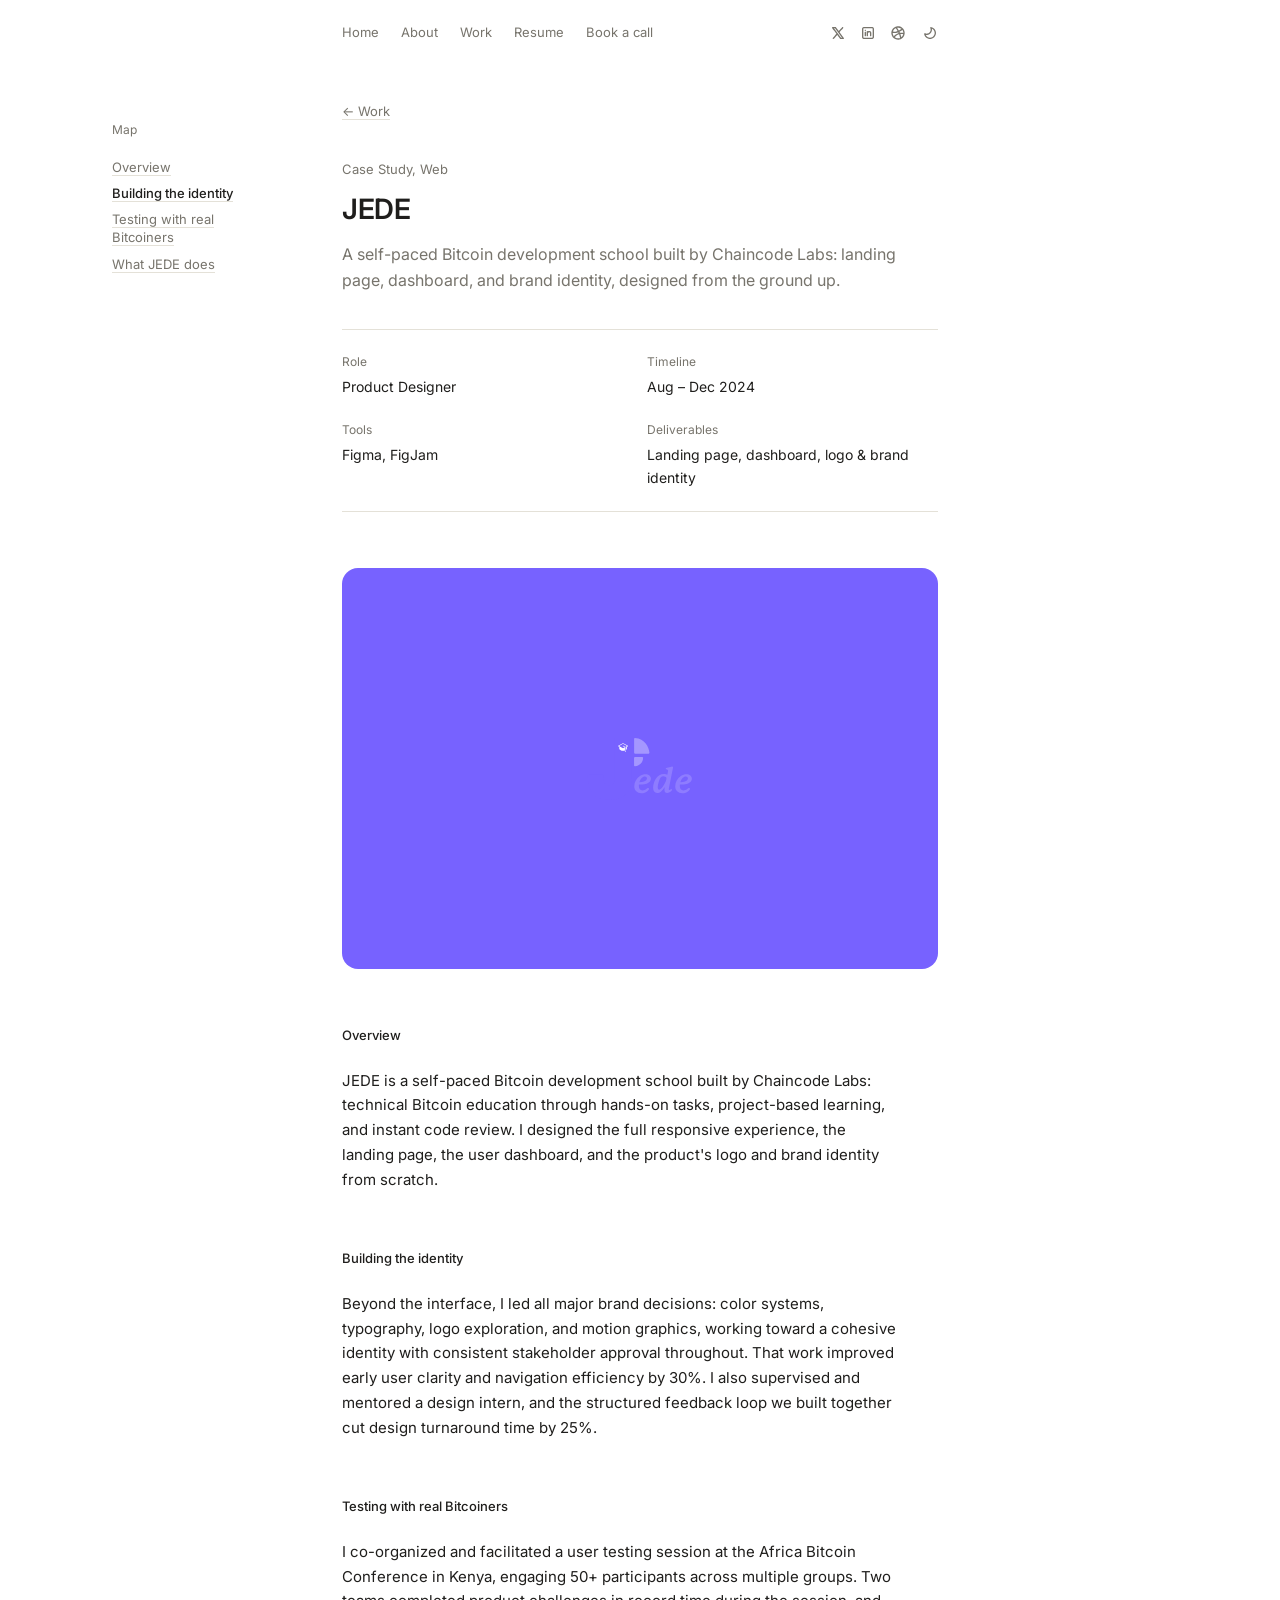
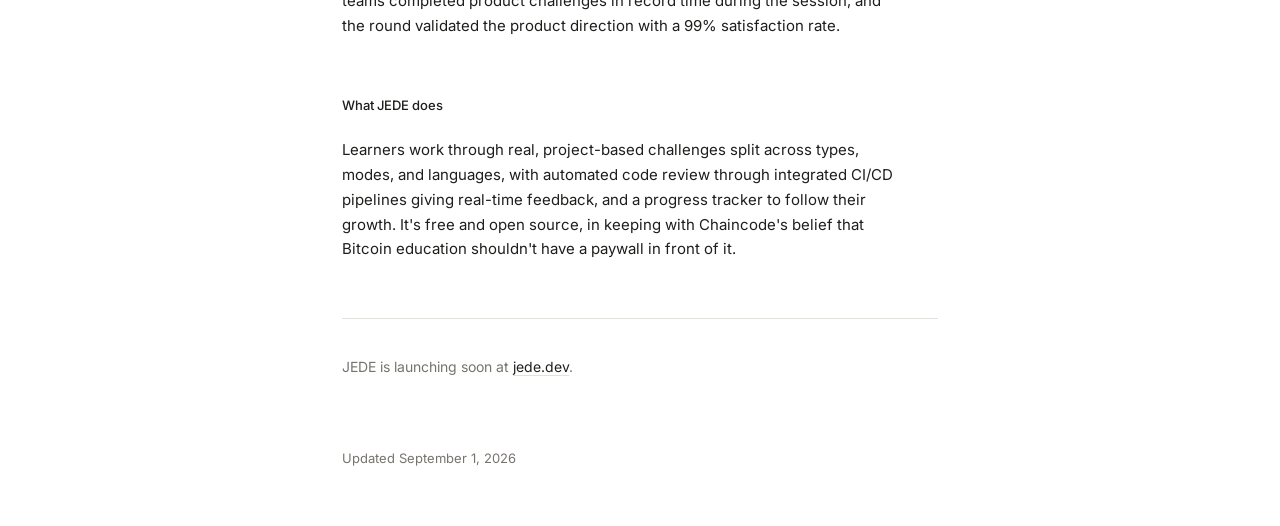
<file: work/jede.html>
<!DOCTYPE html>
<html lang="en">
<head>
<meta charset="UTF-8">
<meta name="viewport" content="width=device-width, initial-scale=1.0">
<title>JEDE Case Study | Oladimeji Bamidele</title>
<meta name="description" content="Designing JEDE, a self-paced Bitcoin development LMS built by Chaincode Labs, from landing page to logo and brand identity.">
<link rel="icon" type="image/png" sizes="32x32" href="../assets/favicon-32.png">
<link rel="icon" type="image/png" sizes="16x16" href="../assets/favicon-16.png">
<link rel="apple-touch-icon" sizes="180x180" href="../assets/apple-touch-icon.png">
<link rel="preconnect" href="https://fonts.googleapis.com">
<link rel="preconnect" href="https://fonts.gstatic.com" crossorigin>
<link href="https://fonts.googleapis.com/css2?family=Inter:opsz,wght@14..32,400..700&display=swap" rel="stylesheet">
<link rel="stylesheet" href="../style.css">
</head>
<body>

<header class="site-nav">
  <div class="nav-top">
  <button class="nav-hamburger" id="navToggle" aria-label="Open menu" aria-expanded="false"></button>
  <div class="nav-social">
    <a href="https://x.com/thetimileyin" target="_blank" rel="noopener" aria-label="X (Twitter)">
      <svg width="16" height="16" viewBox="0 0 24 24" fill="none" xmlns="http://www.w3.org/2000/svg"><path fill-rule="evenodd" clip-rule="evenodd" d="M3.66701 3.06386C3.31301 3.17386 3.00001 3.59886 3.00001 3.96886C3.00001 4.33586 2.96901 4.29086 6.33301 8.77886L9.60301 13.1409C9.62201 13.1659 8.52301 14.4529 6.88101 16.3309C3.85601 19.7889 3.96501 19.6459 4.01201 20.1069C4.04127 20.3667 4.17112 20.6047 4.37374 20.7699C4.57635 20.9352 4.83563 21.0145 5.09601 20.9909C5.51201 20.9439 5.45001 21.0059 8.24201 17.8149C10.159 15.6239 10.862 14.8459 10.895 14.8779C10.92 14.9029 11.93 16.2399 13.14 17.8509C15.191 20.5799 15.354 20.7849 15.539 20.8789L15.738 20.9799H20.262L20.461 20.8779C20.6555 20.7761 20.8104 20.6123 20.9011 20.4125C20.9919 20.2127 21.0133 19.9882 20.962 19.7749C20.916 19.5669 20.668 19.2239 17.67 15.2249C16.5798 13.7689 15.4888 12.3136 14.397 10.8589C14.378 10.8339 15.476 9.54686 17.118 7.66986C20.021 4.35186 20 4.37886 20 3.99986C20 3.43186 19.465 2.94786 18.91 3.01386C18.479 3.06486 18.557 2.98686 15.758 6.18486C13.841 8.37586 13.138 9.15386 13.105 9.12186C12.3519 8.13447 11.6036 7.14346 10.86 6.14886C8.81001 3.42086 8.64601 3.21486 8.46101 3.12086L8.26201 3.01986L6.06101 3.01186C4.20101 3.00486 3.83001 3.01386 3.66701 3.06386ZM12.75 11.9999L18 18.9999H16.5L11.25 11.9999L6.00001 4.99986H7.50001L12.75 11.9999Z" fill="currentColor"/></svg>
    </a>
    <a href="https://www.linkedin.com/in/oladimeji-bamidele/" target="_blank" rel="noopener" aria-label="LinkedIn">
      <svg width="16" height="16" viewBox="0 0 24 24" fill="none" xmlns="http://www.w3.org/2000/svg"><path fill-rule="evenodd" clip-rule="evenodd" d="M5.49853 3.0431C4.94149 3.14182 4.423 3.39391 4.00134 3.77106C3.57967 4.14821 3.27153 4.63547 3.11153 5.1781L3.01953 5.5001V18.5001L3.11153 18.8221C3.25795 19.3106 3.52337 19.7551 3.88396 20.1157C4.24456 20.4763 4.68904 20.7417 5.17753 20.8881L5.49953 20.9801H18.4995L18.8215 20.8881C18.9985 20.8371 19.2685 20.7261 19.4215 20.6411C20.1282 20.2485 20.654 19.596 20.8875 18.8221L20.9795 18.5001V5.5001L20.8875 5.1781C20.6125 4.2171 19.8355 3.4301 18.8605 3.1211L18.5395 3.0201L12.1195 3.0141C8.58853 3.0111 5.60853 3.0241 5.49853 3.0431ZM18.3295 5.0571C18.5505 5.1361 18.7435 5.2981 18.8685 5.5111L18.9795 5.7001V18.3001L18.8685 18.4891C18.7473 18.6987 18.5566 18.8593 18.3295 18.9431C18.1075 19.0221 5.89153 19.0221 5.66953 18.9431C5.44242 18.8593 5.25176 18.6987 5.13053 18.4891L5.01953 18.3001V5.7001L5.13053 5.5111C5.25553 5.2981 5.44853 5.1361 5.66953 5.0571C5.89153 4.9781 18.1075 4.9781 18.3295 5.0571ZM7.67253 7.0631C7.30953 7.1751 6.99953 7.6061 6.99953 8.0001C6.99953 8.4151 7.30953 8.8281 7.70853 8.9441C7.86571 8.99383 8.03284 9.0034 8.19467 8.97192C8.35649 8.94045 8.50786 8.86895 8.63494 8.76394C8.76203 8.65893 8.86079 8.52376 8.9222 8.37077C8.98362 8.21778 9.00574 8.05184 8.98653 7.8881C8.96715 7.70084 8.89408 7.52316 8.7761 7.37644C8.65813 7.22973 8.50027 7.12022 8.32153 7.0611C8.11153 6.9871 7.91953 6.9871 7.67253 7.0631ZM12.9025 9.0001C12.6285 9.0491 12.3425 9.1461 12.0565 9.2851L11.8135 9.4041L11.6575 9.2611C11.4717 9.10612 11.2411 9.01466 10.9995 9.0001C10.7635 9.0001 10.4855 9.1211 10.3055 9.3001C9.98553 9.6211 9.99953 9.4471 9.99953 13.0001C9.99953 16.5531 9.98553 16.3791 10.3055 16.7001C10.4855 16.8791 10.7635 17.0001 10.9995 17.0001C11.2365 17.0001 11.5135 16.8801 11.6965 16.6971C12.0005 16.3921 11.9995 16.4031 11.9995 14.0701V12.0341L12.1425 11.8191C12.3255 11.5431 12.7295 11.1691 12.9495 11.0721C13.6305 10.7701 14.5945 11.0371 14.9105 11.6141C14.9725 11.7281 14.9815 11.9611 14.9995 14.0001C15.0215 16.5331 15.0075 16.4131 15.3205 16.7171C15.4895 16.8801 15.7765 17.0001 15.9995 17.0001C16.2365 17.0001 16.5135 16.8801 16.6965 16.6971C17.0015 16.3911 16.9995 16.4121 16.9995 13.9961C16.9995 12.7081 16.9825 11.7651 16.9565 11.5761C16.7895 10.3791 15.8675 9.4211 14.5455 9.0741C14.1815 8.9791 13.2545 8.9371 12.9025 9.0001ZM7.67253 10.0631C7.42853 10.1381 7.14953 10.4141 7.06353 10.6661C7.00753 10.8311 6.99953 11.1781 6.99953 13.5001C6.99953 16.4941 6.98853 16.3831 7.30553 16.7001C7.48553 16.8791 7.76353 17.0001 7.99953 17.0001C8.23653 17.0001 8.51353 16.8801 8.69653 16.6971C9.00753 16.3861 8.99953 16.4681 8.99953 13.5001C8.99953 10.5321 9.00753 10.6141 8.69653 10.3031C8.41753 10.0241 8.06653 9.9421 7.67253 10.0631Z" fill="currentColor"/></svg>
    </a>
    <a href="https://dribbble.com/thetimileyin" target="_blank" rel="noopener" aria-label="Dribbble">
      <svg width="16" height="16" viewBox="0 0 24 24" fill="none" xmlns="http://www.w3.org/2000/svg"><path fill-rule="evenodd" clip-rule="evenodd" d="M11.0813 2.04416C9.20729 2.20916 7.35829 2.94816 5.80129 4.15316C5.36429 4.49216 4.49429 5.36216 4.15529 5.79916C2.35529 8.12516 1.65029 10.9942 2.17929 13.8452C2.46929 15.4112 3.13829 16.8852 4.15529 18.1992C4.49429 18.6362 5.36429 19.5062 5.80129 19.8452C8.24229 21.7342 11.2543 22.4112 14.2413 21.7402C16.7283 21.1812 18.9933 19.5962 20.3863 17.4392C21.1923 16.1922 21.6693 14.9122 21.9073 13.3592C22.0053 12.7182 22.0053 11.2802 21.9073 10.6392C21.6223 8.78116 20.9713 7.25116 19.8473 5.79916C19.5083 5.36216 18.6383 4.49216 18.2013 4.15316C16.1343 2.55416 13.6473 1.81716 11.0813 2.04416ZM12.8333 4.04116C13.7453 4.14116 14.6503 4.40116 15.4813 4.80216C15.9553 5.03116 16.7053 5.49916 16.9933 5.74616L17.1253 5.85916L16.8333 6.10116C15.8253 6.93516 14.4683 7.81616 13.5523 8.23116L13.2883 8.35116L13.1573 8.10516C12.6433 7.13616 11.5763 5.46216 10.7993 4.40516C10.6103 4.14816 10.6073 4.13816 10.6923 4.11016C10.9943 4.01116 12.1993 3.97216 12.8333 4.04116ZM9.05429 5.40916C9.72697 6.3116 10.3505 7.24963 10.9223 8.21916C11.2953 8.84716 11.4153 9.07916 11.3823 9.11116C11.3253 9.16916 10.3563 9.44616 9.68429 9.59716C8.58329 9.84516 7.63729 9.95716 6.40129 9.98616C5.58329 10.0052 4.34629 9.95716 4.29229 9.90416C4.25429 9.86616 4.57929 8.98916 4.80129 8.52816C5.42088 7.24401 6.37063 6.14758 7.55329 5.35116C7.89129 5.12316 8.47529 4.80116 8.55229 4.80016C8.58029 4.79916 8.80629 5.07316 9.05429 5.40916ZM19.1853 8.49916C19.4713 9.08516 19.7133 9.78616 19.8343 10.3792C19.9173 10.7842 20.0013 11.4442 20.0013 11.6902V11.8242L19.6473 11.7542C18.5243 11.5302 16.8173 11.4552 15.6093 11.5752C15.2503 11.6112 14.9373 11.6452 14.9133 11.6502C14.8893 11.6552 14.8073 11.5152 14.7313 11.3392C14.6213 11.0867 14.5097 10.8351 14.3963 10.5842C14.3256 10.4398 14.2632 10.2916 14.2093 10.1402L14.8053 9.83016C15.9346 9.24227 17.0005 8.53992 17.9863 7.73416L18.4963 7.31716L18.7143 7.64816C18.8333 7.83016 19.0463 8.21316 19.1853 8.49916ZM12.4443 11.1092C12.6883 11.6462 12.8803 12.0932 12.8713 12.1022C12.6959 12.1712 12.5192 12.2369 12.3413 12.2992C10.7641 12.8686 9.29639 13.7048 8.00229 14.7712C7.50829 15.1792 6.59129 16.1082 6.17129 16.6282L5.80729 17.0772L5.60929 16.8082C4.59829 15.4382 4.00129 13.7092 4.00129 12.1562C4.00129 11.8802 4.00429 11.8712 4.09129 11.8932C4.32929 11.9512 5.80929 12.0072 6.50129 11.9832C8.45629 11.9162 10.0043 11.6572 11.7413 11.1052C12.0493 11.0072 12.3143 10.9252 12.3293 10.9232C12.3453 10.9212 12.3963 11.0042 12.4443 11.1092ZM18.4813 13.6032C18.8223 13.6462 19.2543 13.7132 19.4413 13.7522C19.8433 13.8362 19.8313 13.7802 19.5963 14.4992C19.305 15.3624 18.8762 16.1728 18.3263 16.8992C17.9923 17.3362 16.9963 18.3192 16.8883 18.3192C16.8713 18.3192 16.8253 18.1532 16.7873 17.9492C16.6073 16.9952 16.0693 14.9842 15.7153 13.9452C15.6493 13.7512 15.6033 13.5842 15.6123 13.5752C15.6463 13.5402 16.8773 13.4942 17.3613 13.5092C17.6363 13.5182 18.1403 13.5602 18.4813 13.6032ZM13.8523 14.6892C14.2783 15.9782 14.5523 17.0162 14.8423 18.4392C14.9483 18.9562 15.0223 19.3922 15.0073 19.4082C14.9523 19.4652 14.0153 19.7522 13.6213 19.8322C11.9018 20.1891 10.1125 19.9672 8.53229 19.2012C8.11529 18.9992 7.28129 18.5032 7.28129 18.4562C7.28129 18.3882 8.17029 17.3612 8.56629 16.9722C9.94529 15.6152 11.3773 14.7452 13.3813 14.0472C13.6173 13.9652 13.6103 13.9572 13.8523 14.6892Z" fill="currentColor"/></svg>
    </a>
    <button class="theme-toggle" id="themeToggle" aria-label="Toggle dark mode"></button>
  </div>
  </div>
  <nav class="nav-links" id="navLinksList">
    <a href="../index.html#top">Home</a>
    <a href="../about.html">About</a>
    <a href="../index.html#work">Work</a>
    <a href="../assets/oladimeji-bamidele-resume.pdf" target="_blank" rel="noopener">Resume</a>
    <a href="https://cal.com/thetimileyin/30min" target="_blank" rel="noopener">Book a call</a>
  </nav>
</header>

<nav class="toc" id="caseToc">
  <p class="toc-heading">Map</p>
</nav>

<main>
  <a class="back-link" href="../index.html#work">&larr; Work</a>

  <section class="case-hero">
    <p class="case-eyebrow">Case Study, Web</p>
    <h1>JEDE</h1>
    <p class="case-tagline">A self-paced Bitcoin development school built by Chaincode Labs: landing page, dashboard, and brand identity, designed from the ground up.</p>
  </section>

  <dl class="case-meta">
    <div>
      <dt>Role</dt>
      <dd>Product Designer</dd>
    </div>
    <div>
      <dt>Timeline</dt>
      <dd>Aug &ndash; Dec 2024</dd>
    </div>
    <div>
      <dt>Tools</dt>
      <dd>Figma, FigJam</dd>
    </div>
    <div>
      <dt>Deliverables</dt>
      <dd>Landing page, dashboard, logo &amp; brand identity</dd>
    </div>
  </dl>

  <div class="case-cover-wrap brand-cover">
    <img src="../assets/work/jede-logo.svg" alt="JEDE logo" loading="lazy">
  </div>

  <section class="case-section">
    <p class="section-label">Overview</p>
    <p>JEDE is a self-paced Bitcoin development school built by Chaincode Labs: technical Bitcoin education through hands-on tasks, project-based learning, and instant code review. I designed the full responsive experience, the landing page, the user dashboard, and the product's logo and brand identity from scratch.</p>
  </section>

  <section class="case-section">
    <p class="section-label">Building the identity</p>
    <p>Beyond the interface, I led all major brand decisions: color systems, typography, logo exploration, and motion graphics, working toward a cohesive identity with consistent stakeholder approval throughout. That work improved early user clarity and navigation efficiency by 30%. I also supervised and mentored a design intern, and the structured feedback loop we built together cut design turnaround time by 25%.</p>
  </section>

  <section class="case-section">
    <p class="section-label">Testing with real Bitcoiners</p>
    <p>I co-organized and facilitated a user testing session at the Africa Bitcoin Conference in Kenya, engaging 50+ participants across multiple groups. Two teams completed product challenges in record time during the session, and the round validated the product direction with a 99% satisfaction rate.</p>
  </section>

  <section class="case-section">
    <p class="section-label">What JEDE does</p>
    <p>Learners work through real, project-based challenges split across types, modes, and languages, with automated code review through integrated CI/CD pipelines giving real-time feedback, and a progress tracker to follow their growth. It's free and open source, in keeping with Chaincode's belief that Bitcoin education shouldn't have a paywall in front of it.</p>
  </section>

  <p class="case-source">JEDE is launching soon at <a href="https://jede.dev/" target="_blank" rel="noopener">jede.dev</a>.</p>
</main>

<footer class="site-footer">
  <span>Updated September 1, 2026</span>
</footer>

<script src="../script.js"></script>
</body>
</html>
</file>
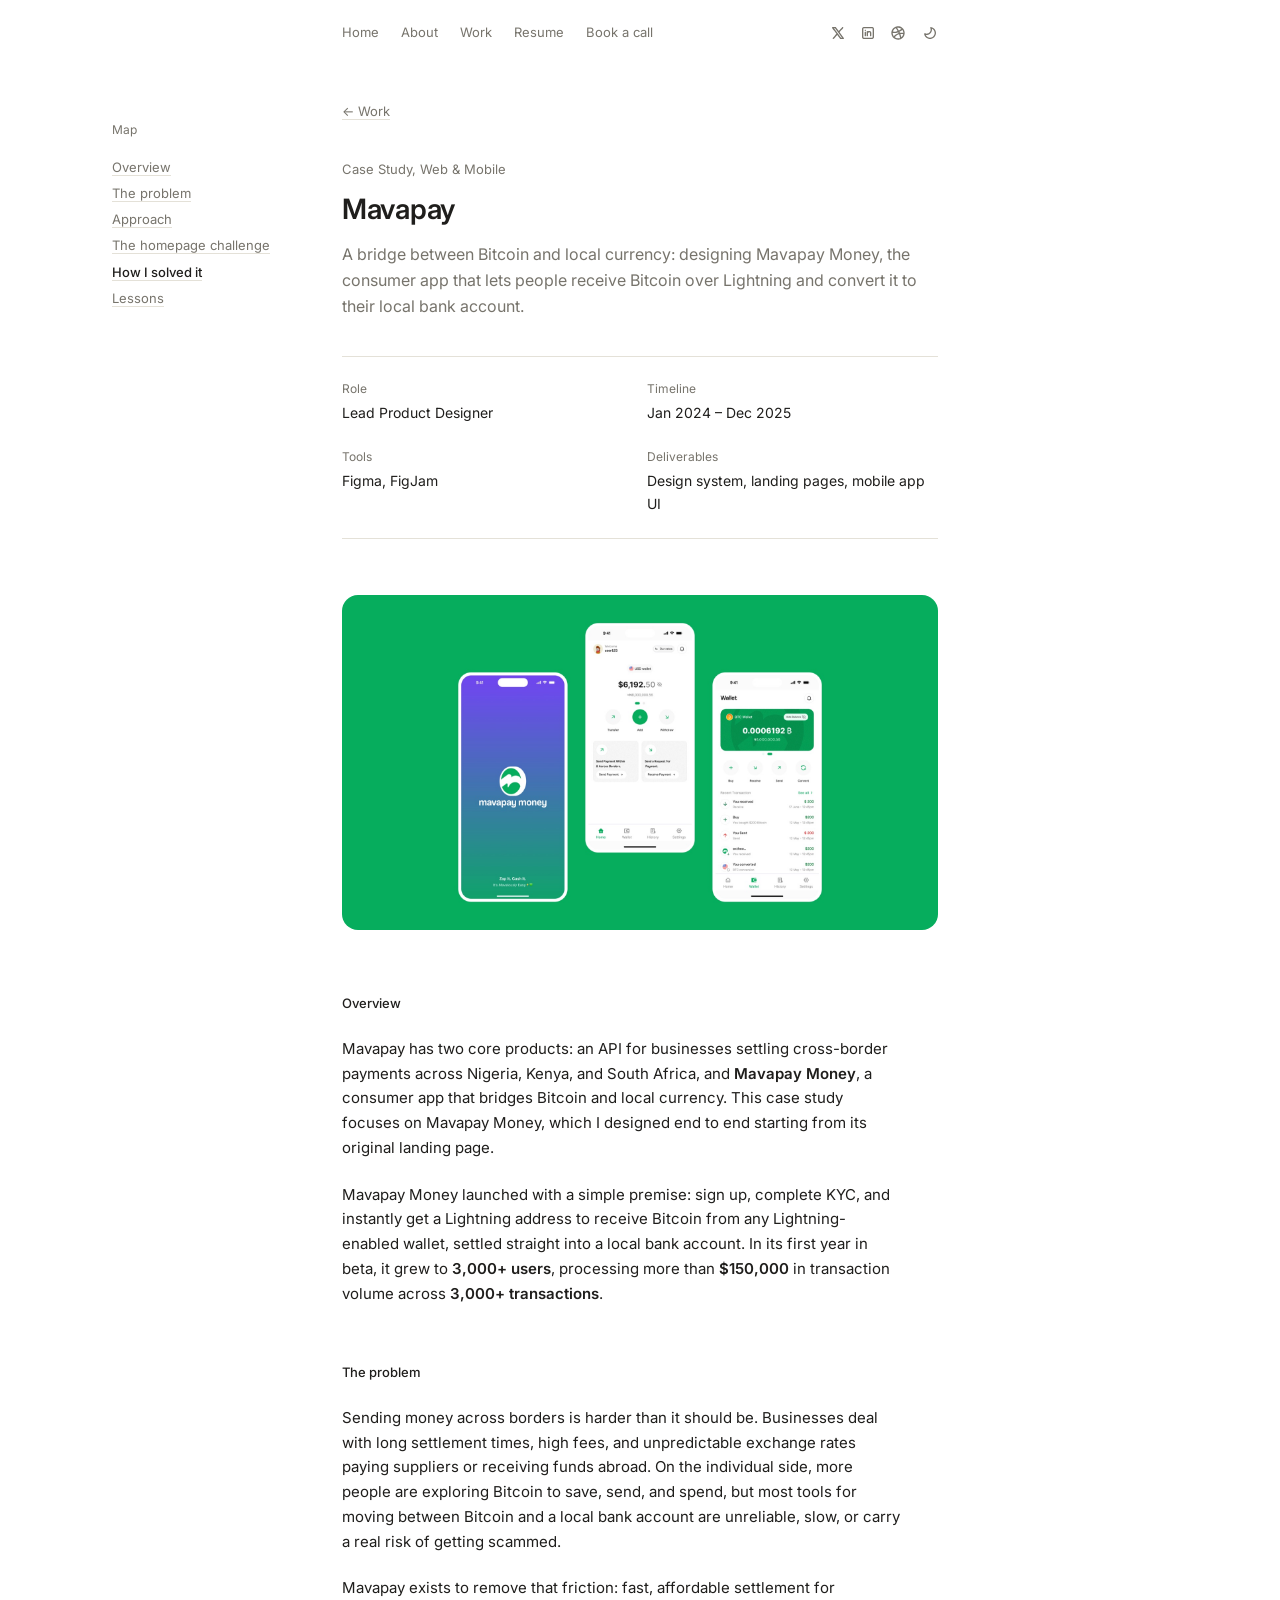
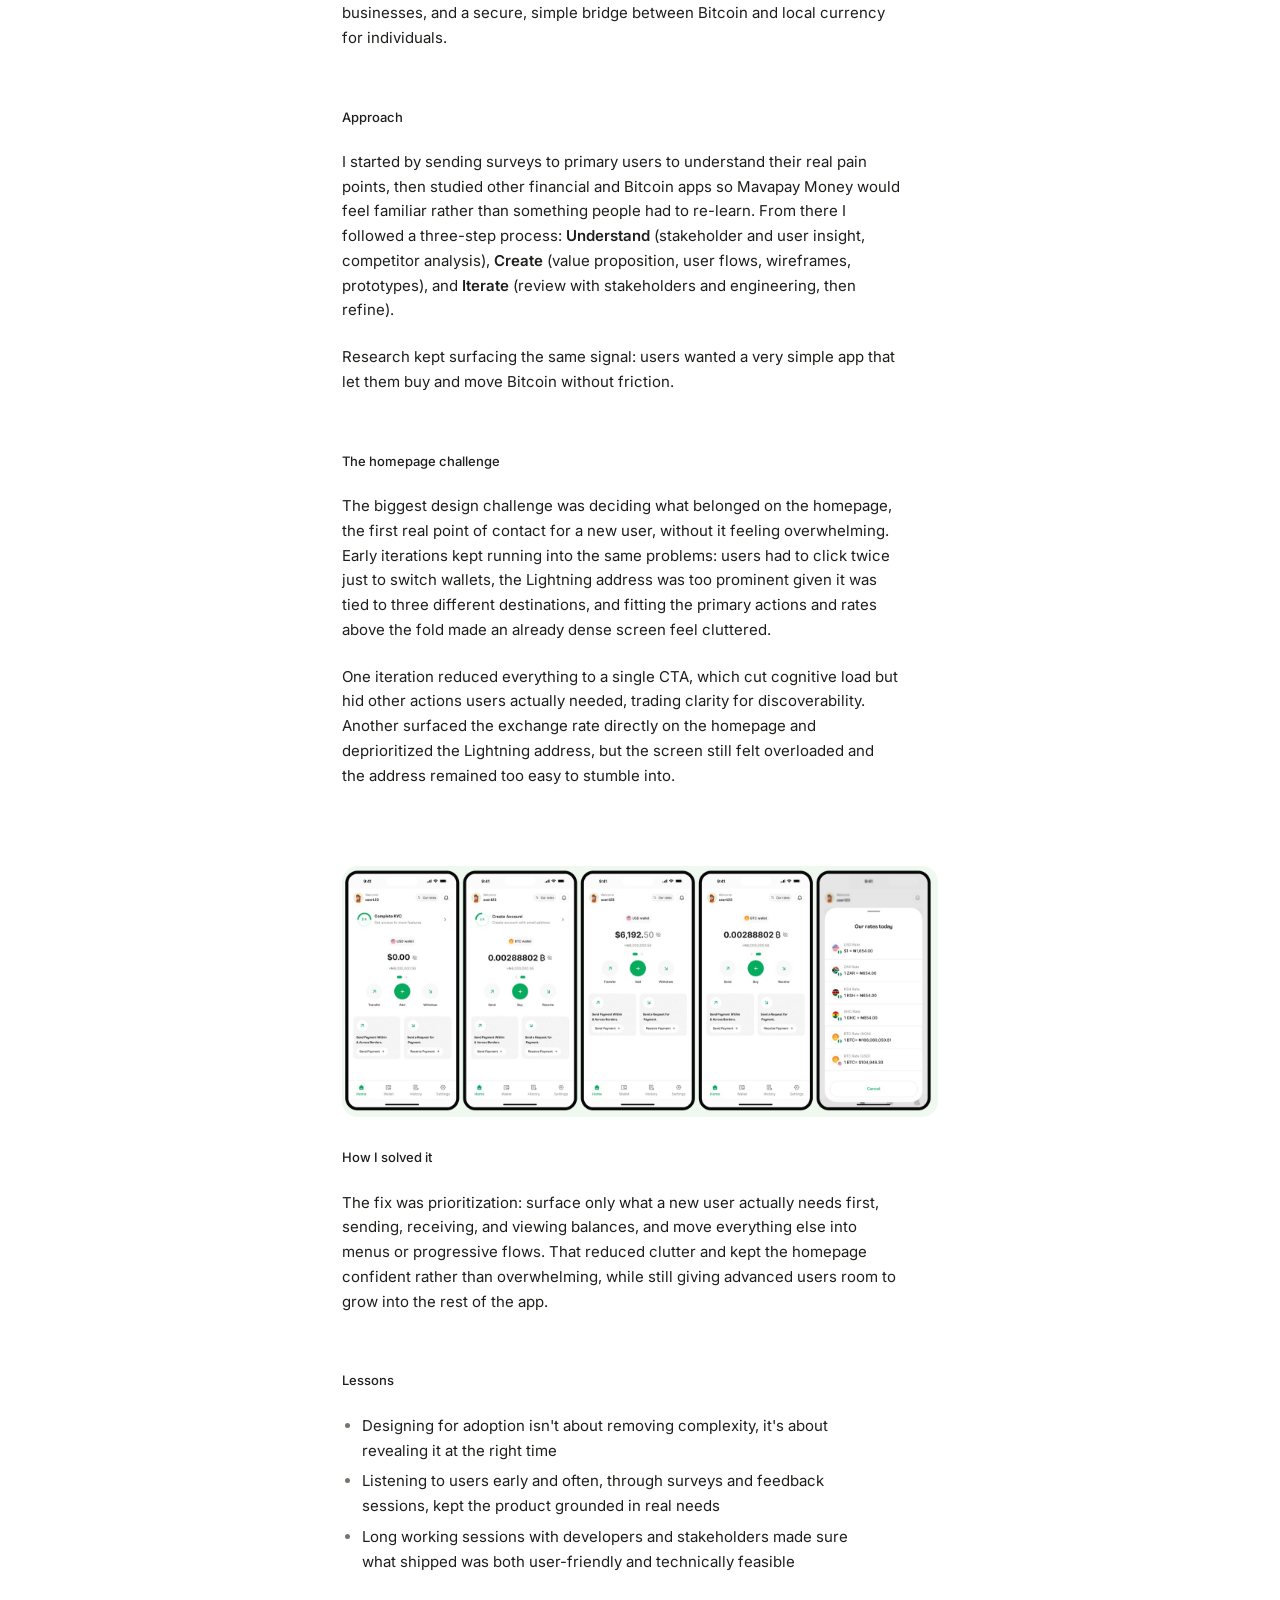
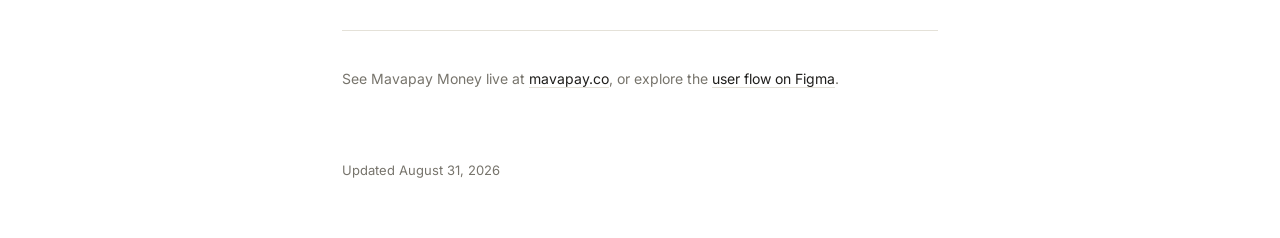
<file: work/mavapay.html>
<!DOCTYPE html>
<html lang="en">
<head>
<meta charset="UTF-8">
<meta name="viewport" content="width=device-width, initial-scale=1.0">
<title>Mavapay Case Study | Oladimeji Bamidele</title>
<meta name="description" content="Leading product design and building the design system for Mavapay, a Bitcoin financial platform.">
<link rel="icon" type="image/png" sizes="32x32" href="../assets/favicon-32.png">
<link rel="icon" type="image/png" sizes="16x16" href="../assets/favicon-16.png">
<link rel="apple-touch-icon" sizes="180x180" href="../assets/apple-touch-icon.png">
<link rel="preconnect" href="https://fonts.googleapis.com">
<link rel="preconnect" href="https://fonts.gstatic.com" crossorigin>
<link href="https://fonts.googleapis.com/css2?family=Inter:opsz,wght@14..32,400..700&display=swap" rel="stylesheet">
<link rel="stylesheet" href="../style.css">
</head>
<body>

<header class="site-nav">
  <div class="nav-top">
  <button class="nav-hamburger" id="navToggle" aria-label="Open menu" aria-expanded="false"></button>
  <div class="nav-social">
    <a href="https://x.com/thetimileyin" target="_blank" rel="noopener" aria-label="X (Twitter)">
      <svg width="16" height="16" viewBox="0 0 24 24" fill="none" xmlns="http://www.w3.org/2000/svg"><path fill-rule="evenodd" clip-rule="evenodd" d="M3.66701 3.06386C3.31301 3.17386 3.00001 3.59886 3.00001 3.96886C3.00001 4.33586 2.96901 4.29086 6.33301 8.77886L9.60301 13.1409C9.62201 13.1659 8.52301 14.4529 6.88101 16.3309C3.85601 19.7889 3.96501 19.6459 4.01201 20.1069C4.04127 20.3667 4.17112 20.6047 4.37374 20.7699C4.57635 20.9352 4.83563 21.0145 5.09601 20.9909C5.51201 20.9439 5.45001 21.0059 8.24201 17.8149C10.159 15.6239 10.862 14.8459 10.895 14.8779C10.92 14.9029 11.93 16.2399 13.14 17.8509C15.191 20.5799 15.354 20.7849 15.539 20.8789L15.738 20.9799H20.262L20.461 20.8779C20.6555 20.7761 20.8104 20.6123 20.9011 20.4125C20.9919 20.2127 21.0133 19.9882 20.962 19.7749C20.916 19.5669 20.668 19.2239 17.67 15.2249C16.5798 13.7689 15.4888 12.3136 14.397 10.8589C14.378 10.8339 15.476 9.54686 17.118 7.66986C20.021 4.35186 20 4.37886 20 3.99986C20 3.43186 19.465 2.94786 18.91 3.01386C18.479 3.06486 18.557 2.98686 15.758 6.18486C13.841 8.37586 13.138 9.15386 13.105 9.12186C12.3519 8.13447 11.6036 7.14346 10.86 6.14886C8.81001 3.42086 8.64601 3.21486 8.46101 3.12086L8.26201 3.01986L6.06101 3.01186C4.20101 3.00486 3.83001 3.01386 3.66701 3.06386ZM12.75 11.9999L18 18.9999H16.5L11.25 11.9999L6.00001 4.99986H7.50001L12.75 11.9999Z" fill="currentColor"/></svg>
    </a>
    <a href="https://www.linkedin.com/in/oladimeji-bamidele/" target="_blank" rel="noopener" aria-label="LinkedIn">
      <svg width="16" height="16" viewBox="0 0 24 24" fill="none" xmlns="http://www.w3.org/2000/svg"><path fill-rule="evenodd" clip-rule="evenodd" d="M5.49853 3.0431C4.94149 3.14182 4.423 3.39391 4.00134 3.77106C3.57967 4.14821 3.27153 4.63547 3.11153 5.1781L3.01953 5.5001V18.5001L3.11153 18.8221C3.25795 19.3106 3.52337 19.7551 3.88396 20.1157C4.24456 20.4763 4.68904 20.7417 5.17753 20.8881L5.49953 20.9801H18.4995L18.8215 20.8881C18.9985 20.8371 19.2685 20.7261 19.4215 20.6411C20.1282 20.2485 20.654 19.596 20.8875 18.8221L20.9795 18.5001V5.5001L20.8875 5.1781C20.6125 4.2171 19.8355 3.4301 18.8605 3.1211L18.5395 3.0201L12.1195 3.0141C8.58853 3.0111 5.60853 3.0241 5.49853 3.0431ZM18.3295 5.0571C18.5505 5.1361 18.7435 5.2981 18.8685 5.5111L18.9795 5.7001V18.3001L18.8685 18.4891C18.7473 18.6987 18.5566 18.8593 18.3295 18.9431C18.1075 19.0221 5.89153 19.0221 5.66953 18.9431C5.44242 18.8593 5.25176 18.6987 5.13053 18.4891L5.01953 18.3001V5.7001L5.13053 5.5111C5.25553 5.2981 5.44853 5.1361 5.66953 5.0571C5.89153 4.9781 18.1075 4.9781 18.3295 5.0571ZM7.67253 7.0631C7.30953 7.1751 6.99953 7.6061 6.99953 8.0001C6.99953 8.4151 7.30953 8.8281 7.70853 8.9441C7.86571 8.99383 8.03284 9.0034 8.19467 8.97192C8.35649 8.94045 8.50786 8.86895 8.63494 8.76394C8.76203 8.65893 8.86079 8.52376 8.9222 8.37077C8.98362 8.21778 9.00574 8.05184 8.98653 7.8881C8.96715 7.70084 8.89408 7.52316 8.7761 7.37644C8.65813 7.22973 8.50027 7.12022 8.32153 7.0611C8.11153 6.9871 7.91953 6.9871 7.67253 7.0631ZM12.9025 9.0001C12.6285 9.0491 12.3425 9.1461 12.0565 9.2851L11.8135 9.4041L11.6575 9.2611C11.4717 9.10612 11.2411 9.01466 10.9995 9.0001C10.7635 9.0001 10.4855 9.1211 10.3055 9.3001C9.98553 9.6211 9.99953 9.4471 9.99953 13.0001C9.99953 16.5531 9.98553 16.3791 10.3055 16.7001C10.4855 16.8791 10.7635 17.0001 10.9995 17.0001C11.2365 17.0001 11.5135 16.8801 11.6965 16.6971C12.0005 16.3921 11.9995 16.4031 11.9995 14.0701V12.0341L12.1425 11.8191C12.3255 11.5431 12.7295 11.1691 12.9495 11.0721C13.6305 10.7701 14.5945 11.0371 14.9105 11.6141C14.9725 11.7281 14.9815 11.9611 14.9995 14.0001C15.0215 16.5331 15.0075 16.4131 15.3205 16.7171C15.4895 16.8801 15.7765 17.0001 15.9995 17.0001C16.2365 17.0001 16.5135 16.8801 16.6965 16.6971C17.0015 16.3911 16.9995 16.4121 16.9995 13.9961C16.9995 12.7081 16.9825 11.7651 16.9565 11.5761C16.7895 10.3791 15.8675 9.4211 14.5455 9.0741C14.1815 8.9791 13.2545 8.9371 12.9025 9.0001ZM7.67253 10.0631C7.42853 10.1381 7.14953 10.4141 7.06353 10.6661C7.00753 10.8311 6.99953 11.1781 6.99953 13.5001C6.99953 16.4941 6.98853 16.3831 7.30553 16.7001C7.48553 16.8791 7.76353 17.0001 7.99953 17.0001C8.23653 17.0001 8.51353 16.8801 8.69653 16.6971C9.00753 16.3861 8.99953 16.4681 8.99953 13.5001C8.99953 10.5321 9.00753 10.6141 8.69653 10.3031C8.41753 10.0241 8.06653 9.9421 7.67253 10.0631Z" fill="currentColor"/></svg>
    </a>
    <a href="https://dribbble.com/thetimileyin" target="_blank" rel="noopener" aria-label="Dribbble">
      <svg width="16" height="16" viewBox="0 0 24 24" fill="none" xmlns="http://www.w3.org/2000/svg"><path fill-rule="evenodd" clip-rule="evenodd" d="M11.0813 2.04416C9.20729 2.20916 7.35829 2.94816 5.80129 4.15316C5.36429 4.49216 4.49429 5.36216 4.15529 5.79916C2.35529 8.12516 1.65029 10.9942 2.17929 13.8452C2.46929 15.4112 3.13829 16.8852 4.15529 18.1992C4.49429 18.6362 5.36429 19.5062 5.80129 19.8452C8.24229 21.7342 11.2543 22.4112 14.2413 21.7402C16.7283 21.1812 18.9933 19.5962 20.3863 17.4392C21.1923 16.1922 21.6693 14.9122 21.9073 13.3592C22.0053 12.7182 22.0053 11.2802 21.9073 10.6392C21.6223 8.78116 20.9713 7.25116 19.8473 5.79916C19.5083 5.36216 18.6383 4.49216 18.2013 4.15316C16.1343 2.55416 13.6473 1.81716 11.0813 2.04416ZM12.8333 4.04116C13.7453 4.14116 14.6503 4.40116 15.4813 4.80216C15.9553 5.03116 16.7053 5.49916 16.9933 5.74616L17.1253 5.85916L16.8333 6.10116C15.8253 6.93516 14.4683 7.81616 13.5523 8.23116L13.2883 8.35116L13.1573 8.10516C12.6433 7.13616 11.5763 5.46216 10.7993 4.40516C10.6103 4.14816 10.6073 4.13816 10.6923 4.11016C10.9943 4.01116 12.1993 3.97216 12.8333 4.04116ZM9.05429 5.40916C9.72697 6.3116 10.3505 7.24963 10.9223 8.21916C11.2953 8.84716 11.4153 9.07916 11.3823 9.11116C11.3253 9.16916 10.3563 9.44616 9.68429 9.59716C8.58329 9.84516 7.63729 9.95716 6.40129 9.98616C5.58329 10.0052 4.34629 9.95716 4.29229 9.90416C4.25429 9.86616 4.57929 8.98916 4.80129 8.52816C5.42088 7.24401 6.37063 6.14758 7.55329 5.35116C7.89129 5.12316 8.47529 4.80116 8.55229 4.80016C8.58029 4.79916 8.80629 5.07316 9.05429 5.40916ZM19.1853 8.49916C19.4713 9.08516 19.7133 9.78616 19.8343 10.3792C19.9173 10.7842 20.0013 11.4442 20.0013 11.6902V11.8242L19.6473 11.7542C18.5243 11.5302 16.8173 11.4552 15.6093 11.5752C15.2503 11.6112 14.9373 11.6452 14.9133 11.6502C14.8893 11.6552 14.8073 11.5152 14.7313 11.3392C14.6213 11.0867 14.5097 10.8351 14.3963 10.5842C14.3256 10.4398 14.2632 10.2916 14.2093 10.1402L14.8053 9.83016C15.9346 9.24227 17.0005 8.53992 17.9863 7.73416L18.4963 7.31716L18.7143 7.64816C18.8333 7.83016 19.0463 8.21316 19.1853 8.49916ZM12.4443 11.1092C12.6883 11.6462 12.8803 12.0932 12.8713 12.1022C12.6959 12.1712 12.5192 12.2369 12.3413 12.2992C10.7641 12.8686 9.29639 13.7048 8.00229 14.7712C7.50829 15.1792 6.59129 16.1082 6.17129 16.6282L5.80729 17.0772L5.60929 16.8082C4.59829 15.4382 4.00129 13.7092 4.00129 12.1562C4.00129 11.8802 4.00429 11.8712 4.09129 11.8932C4.32929 11.9512 5.80929 12.0072 6.50129 11.9832C8.45629 11.9162 10.0043 11.6572 11.7413 11.1052C12.0493 11.0072 12.3143 10.9252 12.3293 10.9232C12.3453 10.9212 12.3963 11.0042 12.4443 11.1092ZM18.4813 13.6032C18.8223 13.6462 19.2543 13.7132 19.4413 13.7522C19.8433 13.8362 19.8313 13.7802 19.5963 14.4992C19.305 15.3624 18.8762 16.1728 18.3263 16.8992C17.9923 17.3362 16.9963 18.3192 16.8883 18.3192C16.8713 18.3192 16.8253 18.1532 16.7873 17.9492C16.6073 16.9952 16.0693 14.9842 15.7153 13.9452C15.6493 13.7512 15.6033 13.5842 15.6123 13.5752C15.6463 13.5402 16.8773 13.4942 17.3613 13.5092C17.6363 13.5182 18.1403 13.5602 18.4813 13.6032ZM13.8523 14.6892C14.2783 15.9782 14.5523 17.0162 14.8423 18.4392C14.9483 18.9562 15.0223 19.3922 15.0073 19.4082C14.9523 19.4652 14.0153 19.7522 13.6213 19.8322C11.9018 20.1891 10.1125 19.9672 8.53229 19.2012C8.11529 18.9992 7.28129 18.5032 7.28129 18.4562C7.28129 18.3882 8.17029 17.3612 8.56629 16.9722C9.94529 15.6152 11.3773 14.7452 13.3813 14.0472C13.6173 13.9652 13.6103 13.9572 13.8523 14.6892Z" fill="currentColor"/></svg>
    </a>
    <button class="theme-toggle" id="themeToggle" aria-label="Toggle dark mode"></button>
  </div>
  </div>
  <nav class="nav-links" id="navLinksList">
    <a href="../index.html#top">Home</a>
    <a href="../about.html">About</a>
    <a href="../index.html#work">Work</a>
    <a href="../assets/oladimeji-bamidele-resume.pdf" target="_blank" rel="noopener">Resume</a>
    <a href="https://cal.com/thetimileyin/30min" target="_blank" rel="noopener">Book a call</a>
  </nav>
</header>

<nav class="toc" id="caseToc">
  <p class="toc-heading">Map</p>
</nav>

<main>
  <a class="back-link" href="../index.html#work">&larr; Work</a>

  <section class="case-hero">
    <p class="case-eyebrow">Case Study, Web &amp; Mobile</p>
    <h1>Mavapay</h1>
    <p class="case-tagline">A bridge between Bitcoin and local currency: designing Mavapay Money, the consumer app that lets people receive Bitcoin over Lightning and convert it to their local bank account.</p>
  </section>

  <dl class="case-meta">
    <div>
      <dt>Role</dt>
      <dd>Lead Product Designer</dd>
    </div>
    <div>
      <dt>Timeline</dt>
      <dd>Jan 2024 &ndash; Dec 2025</dd>
    </div>
    <div>
      <dt>Tools</dt>
      <dd>Figma, FigJam</dd>
    </div>
    <div>
      <dt>Deliverables</dt>
      <dd>Design system, landing pages, mobile app UI</dd>
    </div>
  </dl>

  <img class="case-cover" src="../assets/work/mavapay.jpg" alt="Mavapay landing pages for business and individual users" loading="lazy">

  <section class="case-section">
    <p class="section-label">Overview</p>
    <p>Mavapay has two core products: an API for businesses settling cross-border payments across Nigeria, Kenya, and South Africa, and <strong>Mavapay Money</strong>, a consumer app that bridges Bitcoin and local currency. This case study focuses on Mavapay Money, which I designed end to end starting from its original landing page.</p>
    <p>Mavapay Money launched with a simple premise: sign up, complete KYC, and instantly get a Lightning address to receive Bitcoin from any Lightning-enabled wallet, settled straight into a local bank account. In its first year in beta, it grew to <strong>3,000+ users</strong>, processing more than <strong>$150,000</strong> in transaction volume across <strong>3,000+ transactions</strong>.</p>
  </section>

  <section class="case-section">
    <p class="section-label">The problem</p>
    <p>Sending money across borders is harder than it should be. Businesses deal with long settlement times, high fees, and unpredictable exchange rates paying suppliers or receiving funds abroad. On the individual side, more people are exploring Bitcoin to save, send, and spend, but most tools for moving between Bitcoin and a local bank account are unreliable, slow, or carry a real risk of getting scammed.</p>
    <p>Mavapay exists to remove that friction: fast, affordable settlement for businesses, and a secure, simple bridge between Bitcoin and local currency for individuals.</p>
  </section>

  <section class="case-section">
    <p class="section-label">Approach</p>
    <p>I started by sending surveys to primary users to understand their real pain points, then studied other financial and Bitcoin apps so Mavapay Money would feel familiar rather than something people had to re-learn. From there I followed a three-step process: <strong>Understand</strong> (stakeholder and user insight, competitor analysis), <strong>Create</strong> (value proposition, user flows, wireframes, prototypes), and <strong>Iterate</strong> (review with stakeholders and engineering, then refine).</p>
    <p>Research kept surfacing the same signal: users wanted a very simple app that let them buy and move Bitcoin without friction.</p>
  </section>

  <section class="case-section">
    <p class="section-label">The homepage challenge</p>
    <p>The biggest design challenge was deciding what belonged on the homepage, the first real point of contact for a new user, without it feeling overwhelming. Early iterations kept running into the same problems: users had to click twice just to switch wallets, the Lightning address was too prominent given it was tied to three different destinations, and fitting the primary actions and rates above the fold made an already dense screen feel cluttered.</p>
    <p>One iteration reduced everything to a single CTA, which cut cognitive load but hid other actions users actually needed, trading clarity for discoverability. Another surfaced the exchange rate directly on the homepage and deprioritized the Lightning address, but the screen still felt overloaded and the address remained too easy to stumble into.</p>
  </section>

  <img class="case-image" src="../assets/work/mavapay-screens.jpg" alt="Mavapay Money final homepage screens across onboarding states" loading="lazy">

  <section class="case-section">
    <p class="section-label">How I solved it</p>
    <p>The fix was prioritization: surface only what a new user actually needs first, sending, receiving, and viewing balances, and move everything else into menus or progressive flows. That reduced clutter and kept the homepage confident rather than overwhelming, while still giving advanced users room to grow into the rest of the app.</p>
  </section>

  <section class="case-section">
    <p class="section-label">Lessons</p>
    <ul>
      <li>Designing for adoption isn't about removing complexity, it's about revealing it at the right time</li>
      <li>Listening to users early and often, through surveys and feedback sessions, kept the product grounded in real needs</li>
      <li>Long working sessions with developers and stakeholders made sure what shipped was both user-friendly and technically feasible</li>
    </ul>
  </section>

  <p class="case-source">See Mavapay Money live at <a href="https://mavapay.co/" target="_blank" rel="noopener">mavapay.co</a>, or explore the <a href="https://www.figma.com/board/ZGT0eiBhnu4ppMysQiuvzs/User-Flow-Mavapay-Money?node-id=0-1&t=sKPnOQ8HJPacpqwY-1" target="_blank" rel="noopener">user flow on Figma</a>.</p>
</main>

<footer class="site-footer">
  <span>Updated August 31, 2026</span>
</footer>

<script src="../script.js"></script>
</body>
</html>
</file>
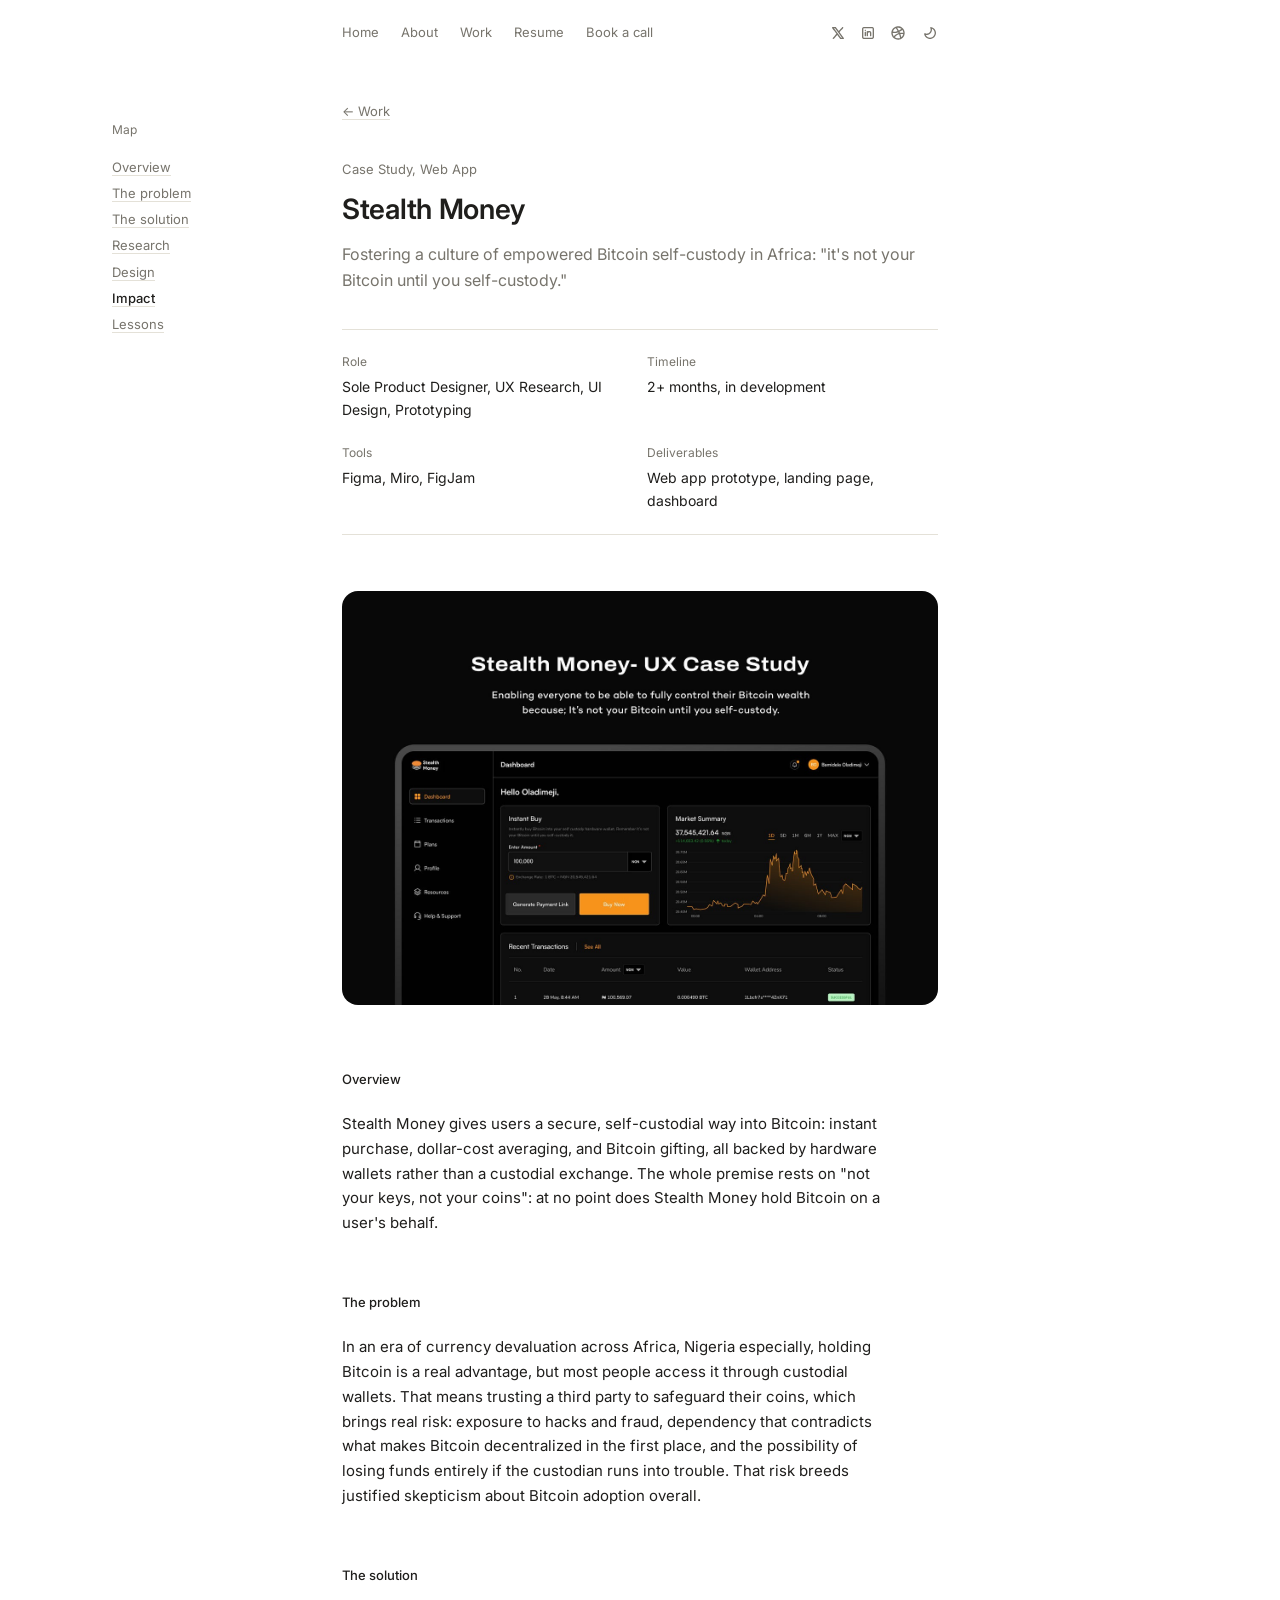
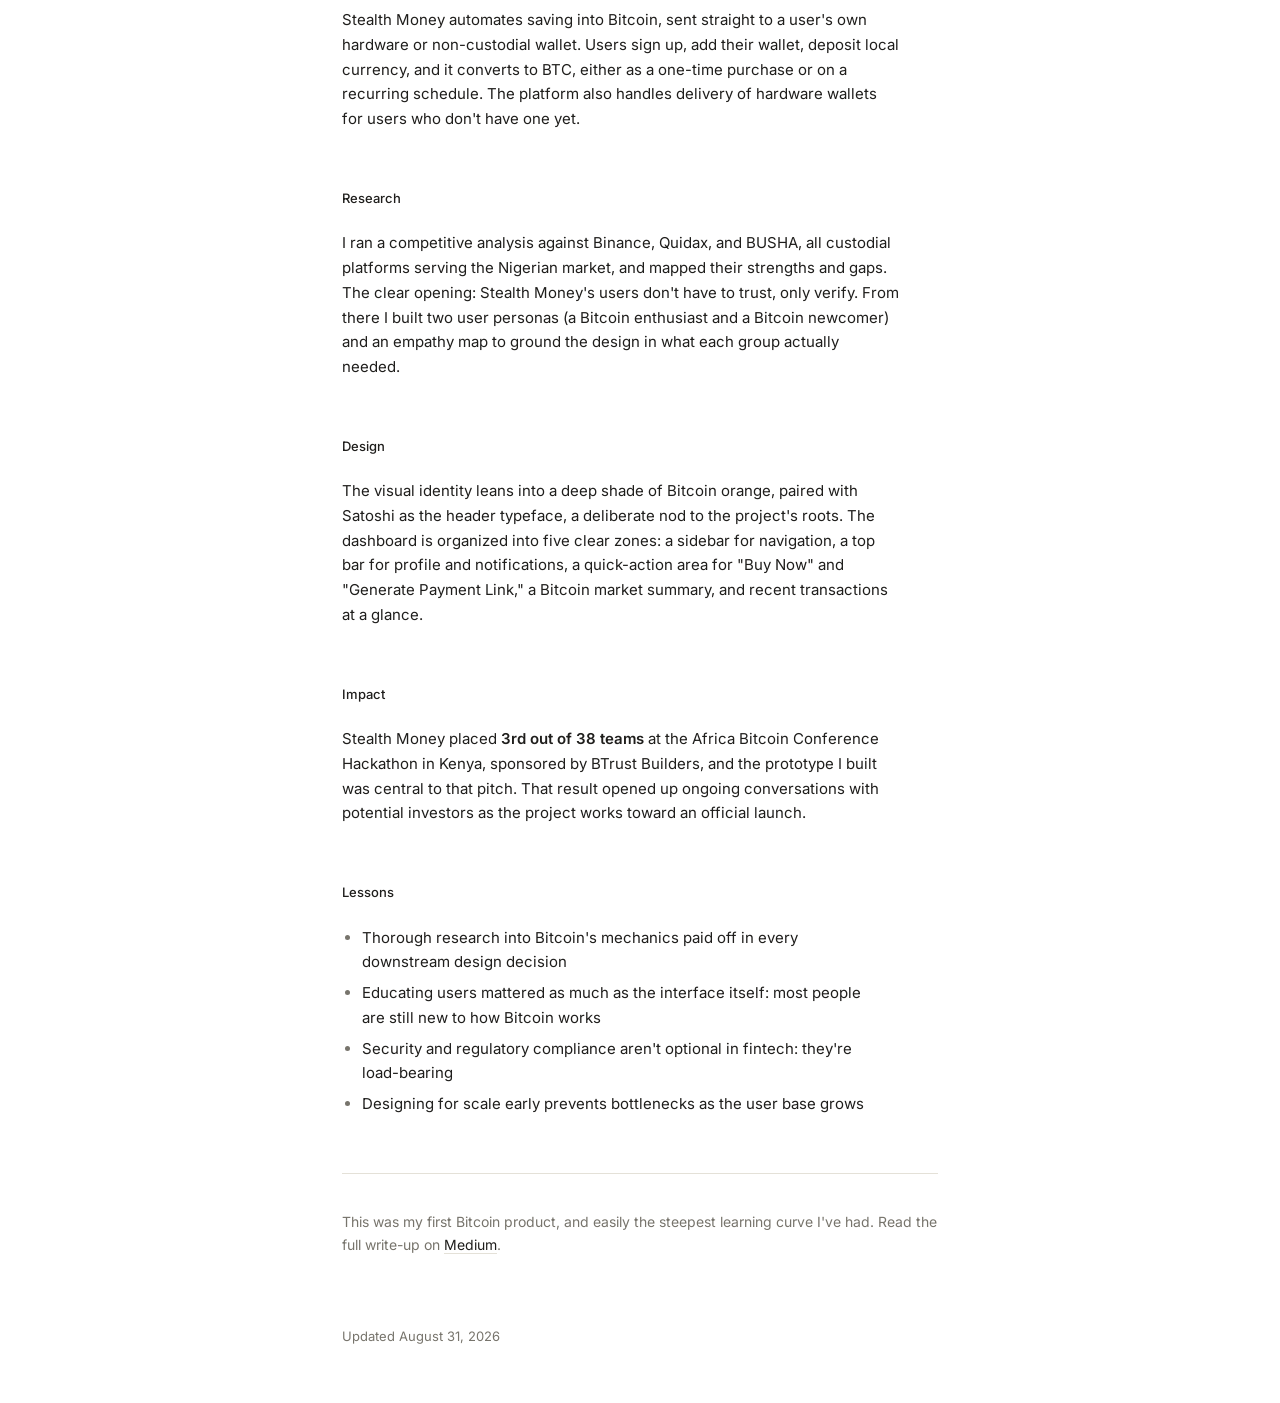
<file: work/stealth-money.html>
<!DOCTYPE html>
<html lang="en">
<head>
<meta charset="UTF-8">
<meta name="viewport" content="width=device-width, initial-scale=1.0">
<title>Stealth Money Case Study | Oladimeji Bamidele</title>
<meta name="description" content="Designing Stealth Money, a self-custodial Bitcoin savings platform for Africa, from research through a working prototype.">
<link rel="icon" type="image/png" sizes="32x32" href="../assets/favicon-32.png">
<link rel="icon" type="image/png" sizes="16x16" href="../assets/favicon-16.png">
<link rel="apple-touch-icon" sizes="180x180" href="../assets/apple-touch-icon.png">
<link rel="preconnect" href="https://fonts.googleapis.com">
<link rel="preconnect" href="https://fonts.gstatic.com" crossorigin>
<link href="https://fonts.googleapis.com/css2?family=Inter:opsz,wght@14..32,400..700&display=swap" rel="stylesheet">
<link rel="stylesheet" href="../style.css">
</head>
<body>

<header class="site-nav">
  <div class="nav-top">
  <button class="nav-hamburger" id="navToggle" aria-label="Open menu" aria-expanded="false"></button>
  <div class="nav-social">
    <a href="https://x.com/thetimileyin" target="_blank" rel="noopener" aria-label="X (Twitter)">
      <svg width="16" height="16" viewBox="0 0 24 24" fill="none" xmlns="http://www.w3.org/2000/svg"><path fill-rule="evenodd" clip-rule="evenodd" d="M3.66701 3.06386C3.31301 3.17386 3.00001 3.59886 3.00001 3.96886C3.00001 4.33586 2.96901 4.29086 6.33301 8.77886L9.60301 13.1409C9.62201 13.1659 8.52301 14.4529 6.88101 16.3309C3.85601 19.7889 3.96501 19.6459 4.01201 20.1069C4.04127 20.3667 4.17112 20.6047 4.37374 20.7699C4.57635 20.9352 4.83563 21.0145 5.09601 20.9909C5.51201 20.9439 5.45001 21.0059 8.24201 17.8149C10.159 15.6239 10.862 14.8459 10.895 14.8779C10.92 14.9029 11.93 16.2399 13.14 17.8509C15.191 20.5799 15.354 20.7849 15.539 20.8789L15.738 20.9799H20.262L20.461 20.8779C20.6555 20.7761 20.8104 20.6123 20.9011 20.4125C20.9919 20.2127 21.0133 19.9882 20.962 19.7749C20.916 19.5669 20.668 19.2239 17.67 15.2249C16.5798 13.7689 15.4888 12.3136 14.397 10.8589C14.378 10.8339 15.476 9.54686 17.118 7.66986C20.021 4.35186 20 4.37886 20 3.99986C20 3.43186 19.465 2.94786 18.91 3.01386C18.479 3.06486 18.557 2.98686 15.758 6.18486C13.841 8.37586 13.138 9.15386 13.105 9.12186C12.3519 8.13447 11.6036 7.14346 10.86 6.14886C8.81001 3.42086 8.64601 3.21486 8.46101 3.12086L8.26201 3.01986L6.06101 3.01186C4.20101 3.00486 3.83001 3.01386 3.66701 3.06386ZM12.75 11.9999L18 18.9999H16.5L11.25 11.9999L6.00001 4.99986H7.50001L12.75 11.9999Z" fill="currentColor"/></svg>
    </a>
    <a href="https://www.linkedin.com/in/oladimeji-bamidele/" target="_blank" rel="noopener" aria-label="LinkedIn">
      <svg width="16" height="16" viewBox="0 0 24 24" fill="none" xmlns="http://www.w3.org/2000/svg"><path fill-rule="evenodd" clip-rule="evenodd" d="M5.49853 3.0431C4.94149 3.14182 4.423 3.39391 4.00134 3.77106C3.57967 4.14821 3.27153 4.63547 3.11153 5.1781L3.01953 5.5001V18.5001L3.11153 18.8221C3.25795 19.3106 3.52337 19.7551 3.88396 20.1157C4.24456 20.4763 4.68904 20.7417 5.17753 20.8881L5.49953 20.9801H18.4995L18.8215 20.8881C18.9985 20.8371 19.2685 20.7261 19.4215 20.6411C20.1282 20.2485 20.654 19.596 20.8875 18.8221L20.9795 18.5001V5.5001L20.8875 5.1781C20.6125 4.2171 19.8355 3.4301 18.8605 3.1211L18.5395 3.0201L12.1195 3.0141C8.58853 3.0111 5.60853 3.0241 5.49853 3.0431ZM18.3295 5.0571C18.5505 5.1361 18.7435 5.2981 18.8685 5.5111L18.9795 5.7001V18.3001L18.8685 18.4891C18.7473 18.6987 18.5566 18.8593 18.3295 18.9431C18.1075 19.0221 5.89153 19.0221 5.66953 18.9431C5.44242 18.8593 5.25176 18.6987 5.13053 18.4891L5.01953 18.3001V5.7001L5.13053 5.5111C5.25553 5.2981 5.44853 5.1361 5.66953 5.0571C5.89153 4.9781 18.1075 4.9781 18.3295 5.0571ZM7.67253 7.0631C7.30953 7.1751 6.99953 7.6061 6.99953 8.0001C6.99953 8.4151 7.30953 8.8281 7.70853 8.9441C7.86571 8.99383 8.03284 9.0034 8.19467 8.97192C8.35649 8.94045 8.50786 8.86895 8.63494 8.76394C8.76203 8.65893 8.86079 8.52376 8.9222 8.37077C8.98362 8.21778 9.00574 8.05184 8.98653 7.8881C8.96715 7.70084 8.89408 7.52316 8.7761 7.37644C8.65813 7.22973 8.50027 7.12022 8.32153 7.0611C8.11153 6.9871 7.91953 6.9871 7.67253 7.0631ZM12.9025 9.0001C12.6285 9.0491 12.3425 9.1461 12.0565 9.2851L11.8135 9.4041L11.6575 9.2611C11.4717 9.10612 11.2411 9.01466 10.9995 9.0001C10.7635 9.0001 10.4855 9.1211 10.3055 9.3001C9.98553 9.6211 9.99953 9.4471 9.99953 13.0001C9.99953 16.5531 9.98553 16.3791 10.3055 16.7001C10.4855 16.8791 10.7635 17.0001 10.9995 17.0001C11.2365 17.0001 11.5135 16.8801 11.6965 16.6971C12.0005 16.3921 11.9995 16.4031 11.9995 14.0701V12.0341L12.1425 11.8191C12.3255 11.5431 12.7295 11.1691 12.9495 11.0721C13.6305 10.7701 14.5945 11.0371 14.9105 11.6141C14.9725 11.7281 14.9815 11.9611 14.9995 14.0001C15.0215 16.5331 15.0075 16.4131 15.3205 16.7171C15.4895 16.8801 15.7765 17.0001 15.9995 17.0001C16.2365 17.0001 16.5135 16.8801 16.6965 16.6971C17.0015 16.3911 16.9995 16.4121 16.9995 13.9961C16.9995 12.7081 16.9825 11.7651 16.9565 11.5761C16.7895 10.3791 15.8675 9.4211 14.5455 9.0741C14.1815 8.9791 13.2545 8.9371 12.9025 9.0001ZM7.67253 10.0631C7.42853 10.1381 7.14953 10.4141 7.06353 10.6661C7.00753 10.8311 6.99953 11.1781 6.99953 13.5001C6.99953 16.4941 6.98853 16.3831 7.30553 16.7001C7.48553 16.8791 7.76353 17.0001 7.99953 17.0001C8.23653 17.0001 8.51353 16.8801 8.69653 16.6971C9.00753 16.3861 8.99953 16.4681 8.99953 13.5001C8.99953 10.5321 9.00753 10.6141 8.69653 10.3031C8.41753 10.0241 8.06653 9.9421 7.67253 10.0631Z" fill="currentColor"/></svg>
    </a>
    <a href="https://dribbble.com/thetimileyin" target="_blank" rel="noopener" aria-label="Dribbble">
      <svg width="16" height="16" viewBox="0 0 24 24" fill="none" xmlns="http://www.w3.org/2000/svg"><path fill-rule="evenodd" clip-rule="evenodd" d="M11.0813 2.04416C9.20729 2.20916 7.35829 2.94816 5.80129 4.15316C5.36429 4.49216 4.49429 5.36216 4.15529 5.79916C2.35529 8.12516 1.65029 10.9942 2.17929 13.8452C2.46929 15.4112 3.13829 16.8852 4.15529 18.1992C4.49429 18.6362 5.36429 19.5062 5.80129 19.8452C8.24229 21.7342 11.2543 22.4112 14.2413 21.7402C16.7283 21.1812 18.9933 19.5962 20.3863 17.4392C21.1923 16.1922 21.6693 14.9122 21.9073 13.3592C22.0053 12.7182 22.0053 11.2802 21.9073 10.6392C21.6223 8.78116 20.9713 7.25116 19.8473 5.79916C19.5083 5.36216 18.6383 4.49216 18.2013 4.15316C16.1343 2.55416 13.6473 1.81716 11.0813 2.04416ZM12.8333 4.04116C13.7453 4.14116 14.6503 4.40116 15.4813 4.80216C15.9553 5.03116 16.7053 5.49916 16.9933 5.74616L17.1253 5.85916L16.8333 6.10116C15.8253 6.93516 14.4683 7.81616 13.5523 8.23116L13.2883 8.35116L13.1573 8.10516C12.6433 7.13616 11.5763 5.46216 10.7993 4.40516C10.6103 4.14816 10.6073 4.13816 10.6923 4.11016C10.9943 4.01116 12.1993 3.97216 12.8333 4.04116ZM9.05429 5.40916C9.72697 6.3116 10.3505 7.24963 10.9223 8.21916C11.2953 8.84716 11.4153 9.07916 11.3823 9.11116C11.3253 9.16916 10.3563 9.44616 9.68429 9.59716C8.58329 9.84516 7.63729 9.95716 6.40129 9.98616C5.58329 10.0052 4.34629 9.95716 4.29229 9.90416C4.25429 9.86616 4.57929 8.98916 4.80129 8.52816C5.42088 7.24401 6.37063 6.14758 7.55329 5.35116C7.89129 5.12316 8.47529 4.80116 8.55229 4.80016C8.58029 4.79916 8.80629 5.07316 9.05429 5.40916ZM19.1853 8.49916C19.4713 9.08516 19.7133 9.78616 19.8343 10.3792C19.9173 10.7842 20.0013 11.4442 20.0013 11.6902V11.8242L19.6473 11.7542C18.5243 11.5302 16.8173 11.4552 15.6093 11.5752C15.2503 11.6112 14.9373 11.6452 14.9133 11.6502C14.8893 11.6552 14.8073 11.5152 14.7313 11.3392C14.6213 11.0867 14.5097 10.8351 14.3963 10.5842C14.3256 10.4398 14.2632 10.2916 14.2093 10.1402L14.8053 9.83016C15.9346 9.24227 17.0005 8.53992 17.9863 7.73416L18.4963 7.31716L18.7143 7.64816C18.8333 7.83016 19.0463 8.21316 19.1853 8.49916ZM12.4443 11.1092C12.6883 11.6462 12.8803 12.0932 12.8713 12.1022C12.6959 12.1712 12.5192 12.2369 12.3413 12.2992C10.7641 12.8686 9.29639 13.7048 8.00229 14.7712C7.50829 15.1792 6.59129 16.1082 6.17129 16.6282L5.80729 17.0772L5.60929 16.8082C4.59829 15.4382 4.00129 13.7092 4.00129 12.1562C4.00129 11.8802 4.00429 11.8712 4.09129 11.8932C4.32929 11.9512 5.80929 12.0072 6.50129 11.9832C8.45629 11.9162 10.0043 11.6572 11.7413 11.1052C12.0493 11.0072 12.3143 10.9252 12.3293 10.9232C12.3453 10.9212 12.3963 11.0042 12.4443 11.1092ZM18.4813 13.6032C18.8223 13.6462 19.2543 13.7132 19.4413 13.7522C19.8433 13.8362 19.8313 13.7802 19.5963 14.4992C19.305 15.3624 18.8762 16.1728 18.3263 16.8992C17.9923 17.3362 16.9963 18.3192 16.8883 18.3192C16.8713 18.3192 16.8253 18.1532 16.7873 17.9492C16.6073 16.9952 16.0693 14.9842 15.7153 13.9452C15.6493 13.7512 15.6033 13.5842 15.6123 13.5752C15.6463 13.5402 16.8773 13.4942 17.3613 13.5092C17.6363 13.5182 18.1403 13.5602 18.4813 13.6032ZM13.8523 14.6892C14.2783 15.9782 14.5523 17.0162 14.8423 18.4392C14.9483 18.9562 15.0223 19.3922 15.0073 19.4082C14.9523 19.4652 14.0153 19.7522 13.6213 19.8322C11.9018 20.1891 10.1125 19.9672 8.53229 19.2012C8.11529 18.9992 7.28129 18.5032 7.28129 18.4562C7.28129 18.3882 8.17029 17.3612 8.56629 16.9722C9.94529 15.6152 11.3773 14.7452 13.3813 14.0472C13.6173 13.9652 13.6103 13.9572 13.8523 14.6892Z" fill="currentColor"/></svg>
    </a>
    <button class="theme-toggle" id="themeToggle" aria-label="Toggle dark mode"></button>
  </div>
  </div>
  <nav class="nav-links" id="navLinksList">
    <a href="../index.html#top">Home</a>
    <a href="../about.html">About</a>
    <a href="../index.html#work">Work</a>
    <a href="../assets/oladimeji-bamidele-resume.pdf" target="_blank" rel="noopener">Resume</a>
    <a href="https://cal.com/thetimileyin/30min" target="_blank" rel="noopener">Book a call</a>
  </nav>
</header>

<nav class="toc" id="caseToc">
  <p class="toc-heading">Map</p>
</nav>

<main>
  <a class="back-link" href="../index.html#work">&larr; Work</a>

  <section class="case-hero">
    <p class="case-eyebrow">Case Study, Web App</p>
    <h1>Stealth Money</h1>
    <p class="case-tagline">Fostering a culture of empowered Bitcoin self-custody in Africa: "it's not your Bitcoin until you self-custody."</p>
  </section>

  <dl class="case-meta">
    <div>
      <dt>Role</dt>
      <dd>Sole Product Designer, UX Research, UI Design, Prototyping</dd>
    </div>
    <div>
      <dt>Timeline</dt>
      <dd>2+ months, in development</dd>
    </div>
    <div>
      <dt>Tools</dt>
      <dd>Figma, Miro, FigJam</dd>
    </div>
    <div>
      <dt>Deliverables</dt>
      <dd>Web app prototype, landing page, dashboard</dd>
    </div>
  </dl>

  <img class="case-cover" src="../assets/work/stealth-money.jpg" alt="Stealth Money cover" loading="lazy">

  <section class="case-section">
    <p class="section-label">Overview</p>
    <p>Stealth Money gives users a secure, self-custodial way into Bitcoin: instant purchase, dollar-cost averaging, and Bitcoin gifting, all backed by hardware wallets rather than a custodial exchange. The whole premise rests on "not your keys, not your coins": at no point does Stealth Money hold Bitcoin on a user's behalf.</p>
  </section>

  <section class="case-section">
    <p class="section-label">The problem</p>
    <p>In an era of currency devaluation across Africa, Nigeria especially, holding Bitcoin is a real advantage, but most people access it through custodial wallets. That means trusting a third party to safeguard their coins, which brings real risk: exposure to hacks and fraud, dependency that contradicts what makes Bitcoin decentralized in the first place, and the possibility of losing funds entirely if the custodian runs into trouble. That risk breeds justified skepticism about Bitcoin adoption overall.</p>
  </section>

  <section class="case-section">
    <p class="section-label">The solution</p>
    <p>Stealth Money automates saving into Bitcoin, sent straight to a user's own hardware or non-custodial wallet. Users sign up, add their wallet, deposit local currency, and it converts to BTC, either as a one-time purchase or on a recurring schedule. The platform also handles delivery of hardware wallets for users who don't have one yet.</p>
  </section>

  <section class="case-section">
    <p class="section-label">Research</p>
    <p>I ran a competitive analysis against Binance, Quidax, and BUSHA, all custodial platforms serving the Nigerian market, and mapped their strengths and gaps. The clear opening: Stealth Money's users don't have to trust, only verify. From there I built two user personas (a Bitcoin enthusiast and a Bitcoin newcomer) and an empathy map to ground the design in what each group actually needed.</p>
  </section>

  <section class="case-section">
    <p class="section-label">Design</p>
    <p>The visual identity leans into a deep shade of Bitcoin orange, paired with Satoshi as the header typeface, a deliberate nod to the project's roots. The dashboard is organized into five clear zones: a sidebar for navigation, a top bar for profile and notifications, a quick-action area for "Buy Now" and "Generate Payment Link," a Bitcoin market summary, and recent transactions at a glance.</p>
  </section>

  <section class="case-section">
    <p class="section-label">Impact</p>
    <p>Stealth Money placed <strong>3rd out of 38 teams</strong> at the Africa Bitcoin Conference Hackathon in Kenya, sponsored by BTrust Builders, and the prototype I built was central to that pitch. That result opened up ongoing conversations with potential investors as the project works toward an official launch.</p>
  </section>

  <section class="case-section">
    <p class="section-label">Lessons</p>
    <ul>
      <li>Thorough research into Bitcoin's mechanics paid off in every downstream design decision</li>
      <li>Educating users mattered as much as the interface itself: most people are still new to how Bitcoin works</li>
      <li>Security and regulatory compliance aren't optional in fintech: they're load-bearing</li>
      <li>Designing for scale early prevents bottlenecks as the user base grows</li>
    </ul>
  </section>

  <p class="case-source">This was my first Bitcoin product, and easily the steepest learning curve I've had. Read the full write-up on <a href="https://medium.com/@thetimileyin/stealth-money-fostering-a-culture-of-empowered-bitcoin-self-custody-case-study-e6c9a48a4471" target="_blank" rel="noopener">Medium</a>.</p>
</main>

<footer class="site-footer">
  <span>Updated August 31, 2026</span>
</footer>

<script src="../script.js"></script>
</body>
</html>
</file>
<file: style.css>
:root {
  --bg: #FFFFFF;
  --ink: #1F1E1C;
  --text-dim: var(--ink);
  --muted: #77746C;
  --line: #E4E1D8;

  --font-body: 'Inter', -apple-system, 'Segoe UI', Helvetica, Arial, sans-serif;

  --content-width: 640px;
  --space-1: 6px;
  --space-2: 14px;
  --space-3: 22px;
  --space-4: 36px;
  --space-5: 56px;
}

:root[data-theme="dark"] {
  --bg: #0E0E0E;
  --ink: #F2F1EC;
  --text-dim: #CBC8BE;
  --muted: #8C897F;
  --line: #262620;
}

@media (prefers-color-scheme: dark) {
  :root:not([data-theme="light"]) {
    --bg: #0E0E0E;
    --ink: #F2F1EC;
    --text-dim: #CBC8BE;
    --muted: #8C897F;
    --line: #262620;
  }
}

* { box-sizing: border-box; }

/* ---- Loader ---- */
.loader {
  display: none;
}

body.loading {
  position: fixed;
  top: 0;
  left: 0;
  right: 0;
  width: 100%;
  overflow: hidden;
  touch-action: none;
}

body.loading .loader {
  display: block;
  position: fixed;
  inset: 0;
  z-index: 50;
  background: var(--bg);
  transform: translateY(0);
  transition: transform 1s cubic-bezier(0.76, 0, 0.24, 1);
}

body.loading .loader.done {
  transform: translateY(100%);
}

.loader-id {
  position: absolute;
  left: 50%;
  top: 50%;
  transform: translate(-50%, -50%);
  display: flex;
  flex-direction: column;
  align-items: center;
  gap: 20px;
}

.loader-avatar {
  width: 56px;
  height: 56px;
  border-radius: 50%;
  object-fit: cover;
}

.loader-name {
  font-weight: 600;
  font-size: 20px;
  letter-spacing: -0.01em;
  color: var(--ink);
  margin: 0;
  font-variant-numeric: tabular-nums;
  white-space: nowrap;
}

.loader-count {
  position: absolute;
  left: 50%;
  bottom: 14.7%;
  transform: translateX(-50%);
  font-size: 13px;
  color: var(--muted);
  margin: 0;
  font-variant-numeric: tabular-nums;
}

.page {
  opacity: 1;
}

body.loading .page {
  opacity: 0;
  transform: translateY(-14px);
  transition: opacity 0.7s ease 0.15s, transform 0.7s cubic-bezier(0.22, 1, 0.36, 1) 0.15s;
}

body.loading.revealed .page {
  opacity: 1;
  transform: translateY(0);
}

@media (prefers-reduced-motion: reduce) {
  body.loading .loader,
  body.loading .page {
    transition-duration: 0.01ms !important;
  }
}

html {
  scroll-behavior: smooth;
}

@media (prefers-reduced-motion: reduce) {
  html {
    scroll-behavior: auto;
  }
}

body {
  margin: 0;
  background: var(--bg);
  color: var(--ink);
  font-family: var(--font-body);
  font-size: 15px;
  line-height: 1.65;
  font-optical-sizing: auto;
  -webkit-font-smoothing: antialiased;
}

a {
  color: var(--ink);
  text-decoration: underline;
  text-underline-offset: 3px;
  text-decoration-color: var(--line);
  transition: text-decoration-color 0.15s ease;
}

a:hover {
  text-decoration-color: var(--ink);
}

a:focus-visible,
button:focus-visible {
  outline: 2px solid var(--ink);
  outline-offset: 3px;
}

strong {
  font-weight: 600;
  color: var(--ink);
}

/* ---- Nav ---- */
.site-nav {
  display: flex;
  align-items: center;
  justify-content: space-between;
  gap: var(--space-2);
  max-width: var(--content-width);
  margin: 0 auto;
  padding: var(--space-3) var(--space-3) 0;
  font-size: 13px;
  color: var(--muted);
}

.nav-top {
  display: contents;
}

.nav-links {
  display: flex;
  align-items: center;
  gap: var(--space-3);
  flex-shrink: 0;
  order: 1;
}

.nav-links a {
  color: var(--muted);
  text-decoration: none;
  white-space: nowrap;
}

.nav-links a:hover {
  color: var(--ink);
}

.nav-hamburger {
  display: none;
  align-items: center;
  justify-content: center;
  width: 28px;
  height: 28px;
  padding: 0;
  border: none;
  background: none;
  color: var(--ink);
  cursor: pointer;
  flex-shrink: 0;
}

.nav-social {
  display: flex;
  align-items: center;
  gap: var(--space-2);
  flex-shrink: 0;
  order: 2;
}

.nav-social a {
  display: flex;
  color: var(--muted);
}

.nav-social a:hover {
  color: var(--ink);
}

.theme-toggle {
  display: flex;
  align-items: center;
  justify-content: center;
  color: var(--muted);
  background: none;
  border: none;
  padding: 0;
  margin-left: 2px;
  cursor: pointer;
}

.theme-toggle:hover {
  color: var(--ink);
}

@media (max-width: 480px) {
  .site-nav {
    padding: var(--space-2) var(--space-2) 0;
  }
  .nav-hamburger {
    display: flex;
  }
  .nav-top {
    display: flex;
    align-items: center;
    justify-content: space-between;
    width: 100%;
  }
  .nav-links {
    display: none;
  }
  .nav-social {
    gap: 10px;
  }

  .site-nav:has(.nav-links.open) {
    position: fixed;
    inset: 0;
    z-index: 30;
    max-width: none;
    margin: 0;
    padding: var(--space-3);
    background: var(--bg);
    flex-direction: column;
    justify-content: flex-start;
    align-items: stretch;
    overflow-y: auto;
  }

  .site-nav:has(.nav-links.open) .nav-top {
    margin-bottom: var(--space-5);
  }

  .nav-links.open {
    display: flex;
    flex-direction: column;
    align-items: flex-start;
    gap: var(--space-5);
  }

  .nav-links.open a {
    font-size: 28px;
    font-weight: 600;
    color: var(--ink);
  }
}

/* ---- Shared section rhythm ---- */
main {
  max-width: var(--content-width);
  margin: 0 auto;
  padding: var(--space-5) var(--space-3) var(--space-5);
}

section + section {
  margin-top: var(--space-5);
}

.section-label {
  font-size: 13px;
  font-weight: 500;
  color: var(--muted);
  margin: 0 0 var(--space-3);
}

/* ---- Hero ---- */
.avatar-btn {
  display: block;
  padding: 0;
  border: none;
  background: none;
  margin-bottom: var(--space-3);
  cursor: default;
}

.avatar-ring {
  display: block;
  width: 64px;
  height: 64px;
  border-radius: 50%;
  padding: 0;
}

.avatar-btn.has-story {
  cursor: pointer;
}

.avatar-btn.has-story .avatar-ring {
  padding: 2.5px;
  background: linear-gradient(45deg, #f9ce34, #ee2a7b, #6228d7);
}

.avatar-ring-inner {
  display: block;
  width: 100%;
  height: 100%;
  border-radius: 50%;
  padding: 0;
}

.avatar-btn.has-story .avatar-ring-inner {
  padding: 2px;
  background: var(--bg);
}

.avatar {
  display: block;
  width: 100%;
  height: 100%;
  border-radius: 50%;
  object-fit: cover;
}

/* ---- Story viewer ---- */
.story-viewer {
  position: fixed;
  inset: 0;
  z-index: 100;
  background: #000;
  display: flex;
  align-items: center;
  justify-content: center;
}

.story-viewer[hidden] {
  display: none;
}

.story-image {
  max-width: 100%;
  max-height: 100%;
  object-fit: contain;
}

.story-progress {
  position: absolute;
  top: 16px;
  left: 16px;
  right: 16px;
  display: flex;
  gap: 6px;
  z-index: 2;
}

.story-progress .bar {
  flex: 1;
  height: 2px;
  border-radius: 2px;
  background: rgba(255, 255, 255, 0.3);
  overflow: hidden;
}

.story-progress .bar-fill {
  display: block;
  height: 100%;
  width: 0%;
  background: #fff;
}

.story-progress .bar.done .bar-fill {
  width: 100%;
}

.story-progress .bar.active .bar-fill {
  animation: storyFill 4s linear forwards;
}

.story-progress .bar.paused .bar-fill {
  animation-play-state: paused;
}

@keyframes storyFill {
  from { width: 0%; }
  to { width: 100%; }
}

.story-close {
  position: absolute;
  top: 14px;
  right: 16px;
  z-index: 2;
  width: 32px;
  height: 32px;
  border: none;
  background: none;
  color: #fff;
  font-size: 16px;
  cursor: pointer;
  opacity: 0.85;
}

.story-close:hover {
  opacity: 1;
}

.story-nav {
  position: absolute;
  top: 0;
  bottom: 0;
  width: 35%;
  cursor: pointer;
}

.story-nav-prev {
  left: 0;
}

.story-nav-next {
  right: 0;
}

@media (prefers-reduced-motion: reduce) {
  .story-progress .bar.active .bar-fill {
    animation-duration: 0.01ms;
  }
}

.hero-top {
  display: flex;
  align-items: flex-start;
  justify-content: space-between;
  gap: var(--space-3);
  margin-bottom: var(--space-4);
}

.hero h1 {
  font-weight: 600;
  font-size: 26px;
  letter-spacing: -0.01em;
  margin: 0 0 2px;
}

.hero-role {
  font-size: 15px;
  color: var(--muted);
  margin: 0;
}

.hero-meta {
  text-align: right;
  font-size: 13px;
  color: var(--muted);
  flex-shrink: 0;
  padding-top: 4px;
}

.hero-location,
.hero-time {
  margin: 0;
  font-variant-numeric: tabular-nums;
}

@media (max-width: 480px) {
  .hero-top {
    flex-direction: column;
    align-items: flex-start;
    gap: 4px;
  }
  .hero-meta {
    text-align: left;
    padding-top: 0;
  }
}

.hero-bio {
  color: var(--text-dim);
  margin: 0 0 var(--space-3);
  max-width: 58ch;
}

.hero-bio:last-of-type {
  margin-bottom: 0;
}

/* ---- Work ---- */
.work-item {
  margin-bottom: var(--space-4);
}

.work-item:last-child {
  margin-bottom: 0;
}

.work-title {
  display: inline-block;
  font-weight: 500;
  font-size: 15px;
  margin-bottom: 4px;
}

.work-desc {
  color: var(--muted);
  margin: 0;
  max-width: 56ch;
}

.work-image-wrap {
  margin-top: var(--space-2);
  aspect-ratio: 624 / 420;
  border-radius: 16px;
  overflow: hidden;
  background: var(--line);
}

.work-image {
  display: block;
  width: 100%;
  height: 100%;
  object-fit: cover;
}

.work-image-wrap.img-missing .work-image {
  display: none;
}

.brand-cover {
  display: flex;
  align-items: center;
  justify-content: center;
  background: #7762FF;
}

.brand-cover img {
  width: 30%;
  height: auto;
  object-fit: contain;
}

.case-cover-wrap {
  width: 100%;
  aspect-ratio: 624 / 420;
  border-radius: 16px;
  overflow: hidden;
  margin-bottom: var(--space-5);
}

/* ---- Experience ---- */
.exp-item {
  margin-bottom: var(--space-4);
}

.exp-item:last-child {
  margin-bottom: 0;
}

.exp-title {
  font-weight: 400;
  color: var(--text-dim);
  margin: 0;
}

.exp-dates {
  font-size: 13px;
  color: var(--muted);
  margin: 2px 0 6px;
}

/* ---- Skills ---- */
.skill-line {
  color: var(--muted);
  margin: 0;
  max-width: 58ch;
}

/* ---- About page ---- */
.about-intro p {
  font-size: 18px;
  color: var(--text-dim);
  margin: 0 0 var(--space-3);
  max-width: 58ch;
}

.about-intro p:last-child {
  margin-bottom: 0;
}

.about-strip {
  width: 100vw;
  margin-left: calc(50% - 50vw);
  margin-top: var(--space-5);
  display: flex;
  gap: 4px;
  overflow-x: auto;
  scrollbar-width: none;
}

.about-strip::-webkit-scrollbar {
  display: none;
}

.about-strip img {
  flex: 0 0 auto;
  width: 220px;
  height: 280px;
  object-fit: cover;
  background: var(--line);
}

.about-body {
  margin-top: var(--space-5);
}

.about-body p {
  color: var(--text-dim);
  margin: 0 0 var(--space-3);
  max-width: 62ch;
}

.about-body p:last-child {
  margin-bottom: 0;
}

@media (max-width: 480px) {
  .about-strip img {
    width: 160px;
    height: 210px;
  }
}

/* ---- Case study ---- */
.toc {
  display: none;
  position: fixed;
  top: 120px;
  left: calc(50% - 528px);
  width: 160px;
}

.toc-heading {
  font-size: 12px;
  color: var(--muted);
  margin: 0 0 var(--space-2);
}

.toc a {
  display: block;
  font-size: 13px;
  color: var(--muted);
  padding: 4px 0;
  line-height: 1.4;
}

.toc a:hover {
  color: var(--ink);
}

.toc a.active {
  color: var(--ink);
  font-weight: 500;
}

@media (min-width: 1180px) {
  .toc {
    display: block;
  }
}

.back-link {
  display: inline-block;
  font-size: 13px;
  color: var(--muted);
  margin-bottom: var(--space-4);
}

.back-link:hover {
  color: var(--ink);
}

.case-eyebrow {
  font-size: 13px;
  color: var(--muted);
  margin: 0 0 var(--space-1);
}

.case-hero h1 {
  font-weight: 600;
  font-size: 28px;
  letter-spacing: -0.01em;
  margin: 0 0 8px;
  text-wrap: balance;
}

.case-tagline {
  color: var(--muted);
  font-size: 16px;
  max-width: 58ch;
  margin: 0 0 var(--space-4);
}

.case-meta {
  display: grid;
  grid-template-columns: repeat(2, 1fr);
  gap: var(--space-3) var(--space-2);
  padding: var(--space-3) 0;
  border-top: 1px solid var(--line);
  border-bottom: 1px solid var(--line);
  margin-bottom: var(--space-5);
}

.case-meta dt {
  font-size: 12px;
  color: var(--muted);
  margin: 0 0 3px;
}

.case-meta dd {
  margin: 0;
  font-size: 14px;
}

.case-cover {
  width: 100%;
  border-radius: 16px;
  object-fit: cover;
  margin-bottom: var(--space-5);
  background: var(--line);
}

.case-section {
  margin-bottom: var(--space-5);
}

.case-section p {
  color: var(--text-dim);
  margin: 0 0 var(--space-3);
  max-width: 62ch;
}

.case-section p:last-child {
  margin-bottom: 0;
}

.case-section ul {
  margin: 0 0 var(--space-3);
  padding-left: 20px;
  max-width: 60ch;
  color: var(--text-dim);
}

.case-section li {
  margin-bottom: 6px;
}

.case-section li::marker {
  color: var(--muted);
}

.case-image {
  width: 100%;
  border-radius: 16px;
  object-fit: cover;
  margin: var(--space-3) 0;
  background: var(--line);
}

.case-source {
  font-size: 14px;
  color: var(--muted);
  padding-top: var(--space-4);
  border-top: 1px solid var(--line);
}

@media (max-width: 480px) {
  .case-meta {
    grid-template-columns: 1fr;
  }
}

/* ---- Footer ---- */
.site-footer {
  max-width: var(--content-width);
  margin: 0 auto;
  padding: 0 var(--space-3) var(--space-5);
  font-size: 13px;
  color: var(--muted);
}

@media (prefers-reduced-motion: reduce) {
  * { transition: none !important; }
}
</file>
